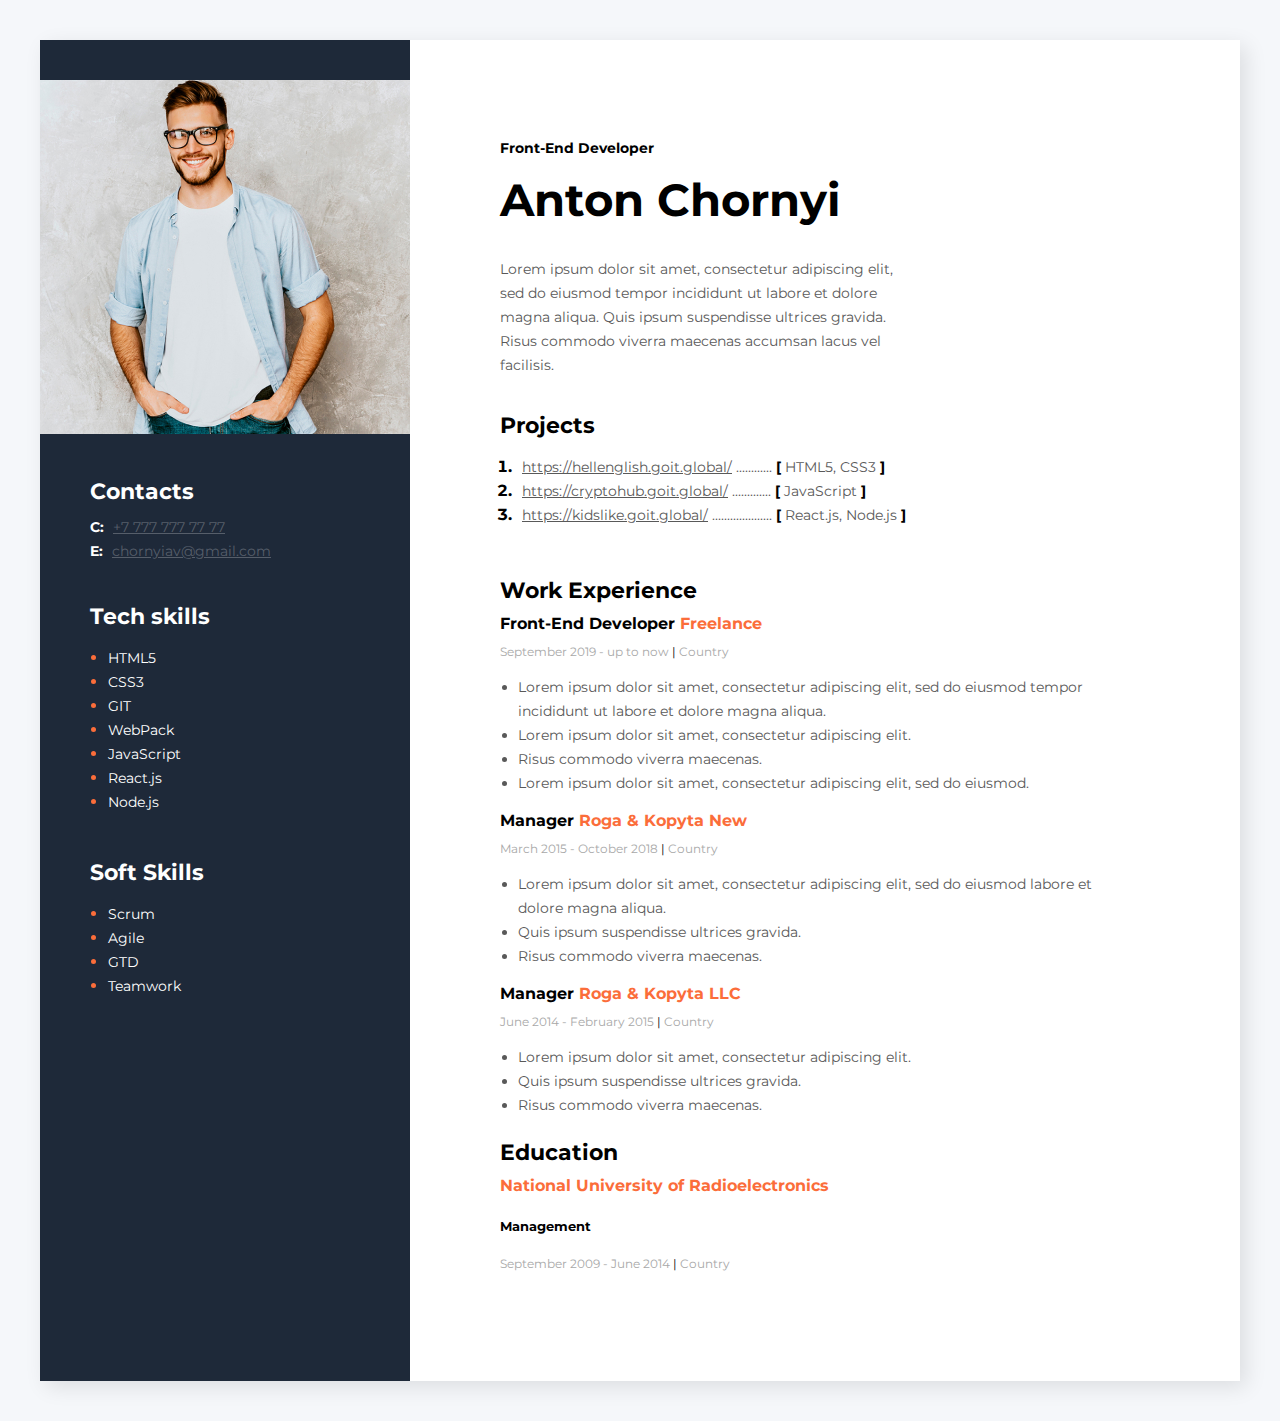
<file: my resume/index.html>
<!DOCTYPE html>
<html lang="en">
<head>
    <meta charset="UTF-8" />
    <meta http-equiv="X-UA-Compatible" content="IE=edge" />
    <meta name="viewport" content="width=device-width, initial-scale=1.0" />
    <title>My resume</title>
    <link rel="preconnect" href="https://fonts.googleapis.com" />
    <link rel="preconnect" href="https://fonts.gstatic.com" crossorigin />
    <link href="https://fonts.googleapis.com/css2?family=Montserrat:wght@400;700&display=swap"
          rel="stylesheet" />

    <link rel="stylesheet" href="css/style.css" />
</head>
<body>
    <!--Main container-->
    <div class="main-container">
        <!--Maine content section-->
        <div class="main-content-section">
            <!--About me sections-->
            <div class="about-me-section">
                <h2 class="about-me-profession">Front-End Developer</h2>
                <h1 class="about-me-name">Anton Chornyi</h1>

                <p class="about-me-description">
                    Lorem ipsum dolor sit amet, consectetur adipiscing elit, sed do
                    eiusmod tempor incididunt ut labore et dolore magna aliqua. Quis
                    ipsum suspendisse ultrices gravida. Risus commodo viverra maecenas
                    accumsan lacus vel facilisis.
                </p>
            </div>
            <!--My projects sections-->
            <div class="my-projects-sections">
                <h3 class="main-content-title">Projects</h3>
                <ol class="my-projects-list">
                    <li class="my-projects-item">
                        <span class="my-projects-text">
                            <a href="https://hellenglish.goit.global/"
                               class="my-projects-link">https://hellenglish.goit.global/</a>
                            ............
                            <span class="my-projects-bracket">[</span> HTML5, CSS3
                            <span class="my-projects-bracket">]</span>
                        </span>
                    </li>

                    <li class="my-projects-item">
                        <span class="my-projects-text">
                            <a href="https://cryptohub.goit.global/"
                               class="my-projects-link">https://cryptohub.goit.global/</a>
                            .............
                            <span class="my-projects-bracket">[</span> JavaScript
                            <span class="my-projects-bracket"> ]</span>
                        </span>
                    </li>

                    <li class="my-projects-item">
                        <span class="my-projects-text">
                            <a href="https://kidslike.goit.global/" class="my-projects-link">https://kidslike.goit.global/</a>
                            ....................
                            <span class="my-projects-bracket">[ </span> React.js, Node.js
                            <span class="my-projects-bracket">]</span>
                        </span>
                    </li>
                </ol>
            </div>
            <!--My work experience section-->
            <div class="my-work-experience-section">
                <h3 class="main-content-title">Work Experience</h3>
                <!--company 1-->
                <div class="my-work-experience-company-section">
                    <h4 class="my-work-experience-position">
                        Front-End Developer
                        <span class="my-work-experience-company"> Freelance</span>
                    </h4>
                    <p class="my-work-experience-period">
                        September 2019 - up to now
                        <span class="my-work-experience-devider">|</span> Country
                    </p>
                    <ul class="my-work-experience-duties">
                        <li class="my-work-experience-item">
                            Lorem ipsum dolor sit amet, consectetur adipiscing elit, sed do
                            eiusmod tempor incididunt ut labore et dolore magna aliqua.
                        </li>

                        <li class="my-work-experience-item">
                            Lorem ipsum dolor sit amet, consectetur adipiscing elit.
                        </li>
                        <li class="my-work-experience-item">
                            Risus commodo viverra maecenas.
                        </li>
                        <li class="my-work-experience-item">
                            Lorem ipsum dolor sit amet, consectetur adipiscing elit, sed do
                            eiusmod.
                        </li>
                    </ul>
                </div>
                <!--company 2-->
                <div class="my-work-experience-company-section">
                    <h4 class="my-work-experience-position">
                        Manager
                        <span class="my-work-experience-company">Roga & Kopyta New</span>
                    </h4>
                    <p class="my-work-experience-period">
                        March 2015 - October 2018
                        <span class="my-work-experience-devider">|</span> Country
                    </p>
                    <ul class="my-work-experience-duties">
                        <li class="my-work-experience-item">
                            Lorem ipsum dolor sit amet, consectetur adipiscing elit, sed do
                            eiusmod labore et dolore magna aliqua.
                        </li>

                        <li class="my-work-experience-item">
                            Quis ipsum suspendisse ultrices gravida.
                        </li>
                        <li class="my-work-experience-item">
                            Risus commodo viverra maecenas.
                        </li>
                    </ul>
                </div>
                <!--company 3-->
                <div class="my-work-experience-company-section">
                    <h4 class="my-work-experience-position">
                        Manager
                        <span class="my-work-experience-company">Roga & Kopyta LLC </span>
                    </h4>
                    <p class="my-work-experience-period">
                        June 2014 - February 2015
                        <span class="my-work-experience-devider">|</span> Country
                    </p>
                    <ul class="my-work-experience-duties">
                        <li class="my-work-experience-item">
                            Lorem ipsum dolor sit amet, consectetur adipiscing elit.
                        </li>
                        <li class="my-work-experience-item">
                            Quis ipsum suspendisse ultrices gravida.
                        </li>
                        <li class="my-work-experience-item">
                            Risus commodo viverra maecenas.
                        </li>
                    </ul>
                </div>
            </div>
            <!--My education sections-->
            <div class="my-education-section">
                <h3 class="main-content-title">Education</h3>
                <h4 class="my-university-title">
                    National University of Radioelectronics
                </h4>
                <h5 class="my-education-degree">Management</h5>
                <p class="my-education-period">
                    September 2009 - June 2014
                    <span class="my-education-devider">|</span> Country
                </p>
            </div>
        </div>
        <!--Sidebar section-->
        <aside class="sidebar-section">
            <img src="img/photo.jpg" alt="my photo" />

            <!--My contacts sections-->
            <div class="contacts-section">
                <h3 class="sidebar-title">Contacts</h3>
                <div>
                    <span class="contacts-section-type">C:</span>
                    <a class="contacts-section-link" href="tel:+77777777777">+7 777 777 77 77</a>
                </div>
                <div>
                    <span class="contacts-section-type">E:</span>
                    <a class="contacts-section-link" href="mailto:chornyiav@gmail.com">chornyiav@gmail.com</a>
                </div>
            </div>

            <!--My technical skills section-->
            <div class="technical-skills-section">
                <h3 class="sidebar-title">Tech skills</h3>
                <ul class="technical-skills-list">
                    <li class="technical-skills-item">
                        <span class="technical-skills-item-text">HTML5</span>
                    </li>
                    <li class="technical-skills-item">
                        <span class="technical-skills-item-text">CSS3</span>
                    </li>
                    <li class="technical-skills-item">
                        <span class="technical-skills-item-text">GIT</span>
                    </li>
                    <li class="technical-skills-item">
                        <span class="technical-skills-item-text">WebPack</span>
                    </li>
                    <li class="technical-skills-item">
                        <span class="technical-skills-item-text">JavaScript</span>
                    </li>
                    <li class="technical-skills-item">
                        <span class="technical-skills-item-text">React.js</span>
                    </li>
                    <li class="technical-skills-item">
                        <span class="technical-skills-item-text">Node.js</span>
                    </li>
                </ul>
            </div>
            <!--My soft skills section-->
            <div class="soft-skills-section">
                <h3 class="sidebar-title">Soft Skills</h3>
                <ul class="soft-skills-list">
                    <li class="soft-skills-item">
                        <span class="soft-skills-item-text">Scrum</span>
                    </li>
                    <li class="soft-skills-item">
                        <span class="soft-skills-item-text">Agile</span>
                    </li>
                    <li class="soft-skills-item">
                        <span class="soft-skills-item-text">GTD</span>
                    </li>
                    <li class="soft-skills-item">
                        <span class="soft-skills-item-text">Teamwork</span>
                    </li>
                </ul>
            </div>
        </aside>
    </div>
</body>
</html>
</file>
<file: my resume/css/style.css>
body {
    font-family: "Montserrat", sans-serif;
    background-color: #f5f7fa;
}

.main-container {
    display: flex;
    flex-direction: row-reverse;
    width: 1200px;
    background-color: #fff;
    margin: 40px auto;
    box-shadow: 6px 6px 20px rgba(0, 0, 0, 0.1);
}

/* main content section */
.main-content-section {
    padding: 100px 90px;
}

.main-content-title {
    font-style: normal;
    font-weight: bold;
    font-size: 22px;
    line-height: 27px;
    color: #000000;
    margin-bottom: 10px;
}

/* about me section */
.about-me-section {
    margin-bottom: 35px;
}

.about-me-profession {
    font-style: normal;
    font-weight: bold;
    font-size: 14px;
    line-height: 17px;
    color: #000;
    margin: 0 0 15px 0;
}

.about-me-name {
    font-style: normal;
    font-weight: bold;
    font-size: 45px;
    line-height: 55px;
    color: #000;
    margin: 0 0 30px 0;
}

.about-me-description {
    font-style: normal;
    font-weight: normal;
    font-size: 14px;
    line-height: 24px;
    color: #595959;
    width: 400px;
}

/* my projects sections*/
.my-projects-sections {
    margin: 0 0 50px 0;
}

.my-projects-list {
    padding: 0 0 0 17px;
}

.my-projects-item {
    color: #000;
    font-weight: bold;
}

.my-projects-text {
    font-style: normal;
    font-weight: normal;
    font-size: 14px;
    line-height: 24px;
    color: #595959;
    margin-left: 5px;
}

.my-projects-link {
    font-style: normal;
    font-weight: normal;
    font-size: 14px;
    line-height: 24px;
    color: #595959;
}

.my-projects-bracket {
    font-style: normal;
    font-weight: bold;
    font-size: 14px;
    line-height: 24px;
    color: #000;
}
/* my work experience sections*/
.my-work-experience-company {
    color: #fb6d3a;
}

.my-work-experience-position {
    font-style: normal;
    font-weight: bold;
    font-size: 16px;
    line-height: 20px;
    margin: 0 0 10px 0;
}

.my-work-experience-period {
    font-style: normal;
    font-weight: normal;
    font-size: 12px;
    line-height: 15px;
    color: #a8a8a8;
    margin: 0 0 10px 0;
}

.my-work-experience-devider {
    color: #000;
}

.my-work-experience-duties {
    padding: 0 0 0 18px;
}

.my-work-experience-item {
    font-style: normal;
    font-weight: normal;
    font-size: 14px;
    line-height: 24px;
    color: #595959;
}

.my-work-experience-company-section {
    margin: 0 15px 0 0;
}
/* my education section */
.my-university-title {
    font-style: normal;
    font-weight: bold;
    font-size: 16px;
    line-height: 20px;
    color: #fb6d3a;
    margin: 0 0 10px 0;
}

.my-education-period {
    font-style: normal;
    font-weight: normal;
    font-size: 12px;
    line-height: 15px;
    color: #a8a8a8;
    margin: 0 0 10px 0;
}

.my-education-devider {
    color: #000;
}
/* sidebar section */
.sidebar-section {
    background-color: #1e2939;
    width: 370px;
    padding: 40px 0px;
}

.contacts-section,
.technical-skills-section {
    margin: 40px 0px 0px 50px;
}

.sidebar-title {
    font-weight: bold;
    font-size: 22px;
    line-height: 27px;
    color: #ffffff;
    margin-bottom: 10px;
}
/* contacts section */
.contacts-section-type {
    font-weight: bold;
    font-size: 14px;
    line-height: 24px;
    color: #fff;
    margin-right: 5px;
}

.contacts-section-link {
    font-weight: normal;
    font-size: 14px;
    line-height: 24px;
    color: #565e6a;
}
/* tech skills section */
.technical-skills-list {
    padding-left: 18px;
}

.technical-skills-item {
    color: #fb6d3a;
}

.technical-skills-item-text {
    font-style: normal;
    font-weight: normal;
    font-size: 14px;
    line-height: 24px;
    color: #fff;
}
/* soft skills section */
.soft-skills-section {
    margin: 45px 0px 0px 50px;
}

.soft-skills-list {
    padding-left: 18px;
}

.soft-skills-item {
    color: #fb6d3a;
}

.soft-skills-item-text {
    font-style: normal;
    font-weight: normal;
    font-size: 14px;
    line-height: 24px;
    color: #fff;
}
</file>
